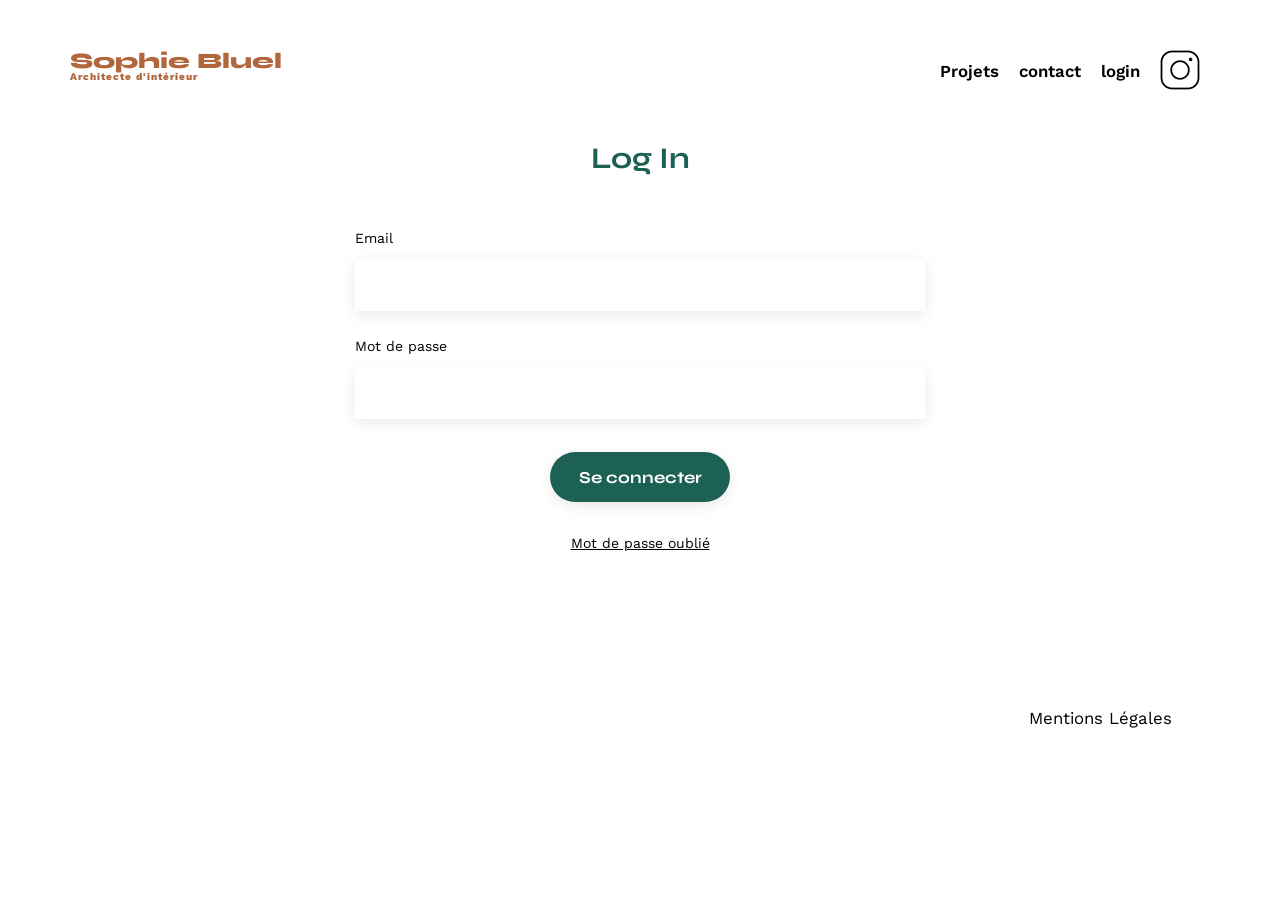
<file: FrontEnd/login.html>
<!DOCTYPE html>
<html lang="fr">
<head>
	<meta charset="UTF-8">
	<title>Sophie Bluel - Architecte d'intérieur</title>
	<meta name="viewport" content="width=device-width, initial-scale=1.0">
	<link rel="preconnect" href="https://fonts.googleapis.com">
	<link rel="preconnect" href="https://fonts.gstatic.com" crossorigin>
	<link href="https://fonts.googleapis.com/css2?family=Syne:wght@700;800&family=Work+Sans&display=swap" rel="stylesheet">
	<meta name="description" content="">
	<link rel="stylesheet" href="./assets/style.css">
</head>
<body>
    <header>
        <h1>Sophie Bluel <span>Architecte d'intérieur</span></h1>
        <nav>
            <ul>
                <li><a class="a_login" href="index.html">Projets</a></li>
                <li><a class="a_login" href="index.html#contact">contact</a></li>
                <li><a class="a_login" href="login.html">login</a></li>
                <li><img src="./assets/icons/instagram.png" alt="Instagram"></li>
            </ul>
        </nav>
    </header>
    <main>
        <section id="contact">
            <h2>Log In</h2>
            <form class="form_login" action="#" method="post">
                <label for="email">Email</label>
                <input type="email" name="email" id="email">
                <label for="mdp">Mot de passe</label>
                <input type="password" name="mdp" id="mdp">
                <input id="seconnecter" type="submit" value="Se connecter">
                <p>Mot de passe oublié</p>
            </form>
        </section>
    </main>
    <footer class="footer_login">
        <nav>
            <ul>
                <li>Mentions Légales</li>
            </ul>
        </nav>
    </footer>
    <script src="./scripts/route.js"></script>
    <script src="./scripts/login.js"></script>
</body>
</html>
</file>
<file: FrontEnd/assets/style.css>
/* http://meyerweb.com/eric/tools/css/reset/
   v2.0 | 20110126
   License: none (public domain)
*/

html, body, div, span, applet, object, iframe,
h1, h2, h3, h4, h5, h6, p, blockquote, pre,
a, abbr, acronym, address, big, cite, code,
del, dfn, em, img, ins, kbd, q, s, samp,
small, strike, strong, sub, sup, tt, var,
b, u, i, center,
dl, dt, dd, ol, ul, li,
fieldset, form, label, legend,
table, caption, tbody, tfoot, thead, tr, th, td,
article, aside, canvas, details, embed,
figure, figcaption, footer, header, hgroup,
menu, nav, output, ruby, section, summary,
time, mark, audio, video {
	margin: 0;
	padding: 0;
	border: 0;
	font-size: 100%;
	font: inherit;
	vertical-align: baseline;
	box-sizing: border-box;
}
/* HTML5 display-role reset for older browsers */
article, aside, details, figcaption, figure,
footer, header, hgroup, menu, nav, section {
	display: block;
}
body {
	line-height: 1;
}
ol, ul {
	list-style: none;
}
blockquote, q {
	quotes: none;
}
blockquote:before, blockquote:after,
q:before, q:after {
	content: '';
	content: none;
}
table {
	border-collapse: collapse;
	border-spacing: 0;
}
/** end reset css**/
body {
	max-width: 1140px;
	margin:auto;
	font-family: 'Work Sans' ;
	font-size: 14px;
}
header {
	display: flex;
	justify-content: space-between;
	margin: 50px 0
}
section {
	margin: 50px 0
}

header h1{
	display: flex;
	flex-direction: column;
	font-family: 'Syne';
	font-size: 22px;
	font-weight: 800;
	color: #B1663C
}

h1 > span {
	font-family: 'Work Sans';
	font-size:10px;
	letter-spacing: 0.1em;
;
}

h2{
	font-family: 'Syne';
	font-weight: 700;
	font-size: 30px;
	color: #1D6154
}
nav ul {
	display: flex;
	align-items: center;
	list-style-type: none;

}
nav li {
	padding: 0 10px;
	font-size: 1.2em;
}

li:hover {
	color: #B1663C;
}
#introduction {
	display: flex;
	align-items: center;
}
#introduction figure {
	flex: 1
}
#introduction img {
	display: block;
	margin: auto;
	width: 80%;
}

#introduction article {
	flex: 1
}
#introduction h2 {
	margin-bottom: 1em;
}

#introduction p {
	margin-bottom: 0.5em;
}
#portfolio h2 {
	text-align: center;
}
.gallery {
	width: 100%;
	display: grid;
	grid-template-columns: 1fr 1fr 1fr;
	grid-column-gap: 20px;
	grid-row-gap: 20px;
}

.gallery img {
	width: 100%;

}
#contact {
	width: 50%;
	margin: auto;
}
#contact > * {
	text-align: center;

}
#contact h2{
	margin-bottom: 20px;
}
#contact form {
	text-align: left;
	margin-top:30px;
	display: flex;
	flex-direction: column;
}

#contact input {
	height: 50px;
	font-size: 1.2em;
	border: none;
	box-shadow: 0px 4px 14px rgba(0, 0, 0, 0.09);
}
#contact label {
	margin: 2em 0 1em 0;
}
#contact textarea {
	border: none;
	box-shadow: 0px 4px 14px rgba(0, 0, 0, 0.09);
}

input[type="submit"]{
	font-family: 'Syne';
	font-weight: 700;
	color: white;
	background-color: #1D6154;
	margin : 2em auto ;
	width: 180px;
	text-align: center;
	border-radius: 60px ;
}

footer nav ul {
	display: flex;
	justify-content: flex-end;
	margin: 2em
}
/* CSS des boutons pour les filtres */
.b_filter {
	background-color: white;
	border: 1px solid #1D6154;
	text-align: center;
	border-radius: 60px;
	font-size: 16px;
	color: #1D6154;
	padding: 9px 20px 9px 20px;
	font-weight: 700;
	font-family: 'Syne';
}

.flexButton {
	display: flex;
	justify-content: center;
	align-items: center;
	gap: 10px;
	margin-bottom: 51px;
	margin-top: 51px;
}

.button_selected {
	color: white;
	background-color: #1D6154;
}
/*  fin CSS des boutons pour les filtres */

/* Ajout règles pour le lien du login */
header a {
	text-decoration: none;
	color: black;
}
header a:hover {
	color: #B1663C;
}
/* Fin Ajout règles pour le lien du login */

/* CSS page Log In */

.a_login {
	font-weight: 600;
}

.footer_login {
	margin-top: 150px;
}

.form_login p {
	margin: auto;
	text-align: center;
	text-decoration: underline;
	margin-bottom: 10px;
}

#seconnecter {
	transition: transform 0.2s ease;
	cursor: pointer;
}

#seconnecter:hover {
	transform: scale(1.1);
}


/* fin CSS page Log In */

/* CSS du mode édition */

.bandeau {
	height: 59px;
	background-color: black;
	color: white;
}

.bulle {
	background-color: white;
	color: black;
	border-radius: 60px;
	height: 38px;
	text-align: center;
	padding-top: 2px;
	padding-bottom: 2px;
	padding-left: 10px;
	padding-right: 10px;
	transition: transform 0.2s ease;
	cursor: pointer;
}

.bulle:hover {
	transform: scale(1.1);
}

.flexcenter {
	display: flex;
	justify-content: center;
	align-items: center;
}

.column {
	flex-direction: column;
}


.gap {
	gap: 15px;
}

.flexcolumn {
	display: flex;
	flex-direction: column;
	width: 60%;
}

.flex_image {
	display: flex;
	width: 80%;
	margin: auto;
	margin-top: 10px;
	gap: 8px;
	
}

.gap_titrePortfolio {
	gap: 30px;
	margin-bottom: 30px;
}

#portfolio a {
	text-decoration: none;
	color: black;
}

/* Fin CSS mode Edition */

/* CSS modal */

.modal {
	display: flex;
	flex-direction: column;
	justify-content: center;
	align-items: center;
	position: fixed;
	top: 0;
	left: 0;
	right: 0;
	bottom: 0;
	background: rgba(0, 0, 0, 0.3);
	animation: fadeIn 0.3s both;
	z-index: 20;
	width: 100vw;
	height: 100vh;

}

.modal :focus {
	box-shadow: 0 0 10px blue;
}
.modal-wrapper {
	background-color: white;
	width: 630px;
	height: 731px;
	padding: 20px;
	max-width: calc(100vw - 20px);
	max-height: calc(100vh - 20px);
	overflow: auto;
	animation: slideFromTop .3s both .1s;
}

.modal[aria-hidden= "true"] {
	animation-name: fadeOut;
}

.modal[aria-hidden= "true"] .modal-wrapper {
	animation-name: slideFromBottom;
}

@keyframes fadeIn {
	from { opacity: 0;}
	to {opacity: 1;}
}

@keyframes slideFromTop {
	from { transform: translateY(-50px);}
	to {transform: translateY(0px);}
}

@keyframes fadeOut {
	from { opacity: 1;}
	to {opacity: 0;}
}

@keyframes slideFromBottom {
	from { transform: translateY(0px);}
	to {transform: translateY(50px);}
}

.js-modal-close {
	position: absolute;
	right: 15px;
	top: 15px;
	border: none;
	background : none;
}

.fa-xmark {
	font-size: 1.5rem;
}

.modal-wrapper h1 {
	margin-top: 50px;
	font-size: 26px;
	display: flex;
	justify-content: center;
}

.separation {
	border-top: 1px solid rgba(179, 179, 179, 1);
	width: 80%;
	margin-right: auto;
	margin-left: auto;
}

.picture-par {
	display: flex;
	justify-content: center;
	flex-direction: column;
}

.add-picture {
	font-family: 'Syne';
	font-weight: 700;
	color: white;
	background-color: #1D6154;
	margin : 2em auto ;
	width: 237px;
	border-radius: 60px;
    font-size: 1.2em;
    border: none;
    box-shadow: 0px 4px 14px rgba(0, 0, 0, 0.09);
	padding: 10px 15px;
	cursor: pointer;
	transition: transform 0.2s ease;
}

.add-picture:hover {
	transform: scale(1.1);
}

.sup-gal {
	margin-right: auto;
	margin-left: auto;
	color: #D65353;
	font-family: 'Syne';
	padding: 5px;
	font-weight: 400;
	font-size: 16px;
}

.modal img {
	width: 90px;
	height: 105px;
}

.modal-gallery {
	display: grid;
	gap: 8px;
	padding: 46px 105px;
	grid-template-columns: repeat(5, 1fr);
	justify-content: center;

}

.modal-gallery-icon {
	position: absolute;
	display: flex;
	top: 5px;
	right: 5px;
	gap: 3px;
}

.bg-icon {
	background-color: black;
	color: white;
	padding: 3px;
	cursor: pointer;
	transition: transform 0.2s ease;
}

.bg-icon:hover {
	background-color: red;
	transform: scale(1.1);
}


/* fin CSS modal */

/* CSS modal2 */



.modal2-icon {
	display: flex;
	justify-content: space-between;
}

.fa-arrow-left {
	font-size: 1.5rem;
}

.container-add-pictures {
	width: 420px;
	height: 170px;
	background-color: #E8F1F6;
	margin: 3em auto;

}

.fa-image {
	font-size: 4rem;
	color: #B9C5CC;
	margin-bottom: 15px;
}

.js-backButton {
	cursor: pointer;
	border: none;
	background-color: white;
	transition: transform 0.2s ease;
}

.js-backButton:hover {
	transform: scale(1.1);
}

.container-add-pictures-button {
	font-family: 'Syne';
	font-weight: 700;
	color: #306685;
	background-color: #CBD6DC;
	margin : 0 auto 10px ;
	width: 173px;
	border-radius: 60px;
    font-size: 1.2em;
    border: none;
    box-shadow: 0px 4px 14px rgba(0, 0, 0, 0.09);
	padding: 10px 15px;
	cursor: pointer;
	transition: transform 0.2s ease;
}

.container-add-pictures-button:hover {
	transform: scale(1.1);
}

.container-add-pictures-p {
	text-decoration: none;
}

#modal2 form {
	text-align: left;
	margin-top:30px;
	display: flex;
	flex-direction: column;
	width: 420px;
	margin: auto;
}

#modal2 input, select {
	height: 50px;
	font-size: 1.2em;
	border: none;
	box-shadow: 0px 4px 14px rgba(0, 0, 0, 0.09);
	margin-top: 10px;
	margin-bottom: 21px;
	padding: 0 10px;
}


.separation2 {
	border-top: 1px solid rgba(179, 179, 179, 1);
	width: 420px;
	margin-right: auto;
	margin-left: auto;
	margin-top: 20px;
}

.add-picture-valid {
	font-family: 'Syne';
	font-weight: 700;
	color: white;
	background-color: #A7A7A7;
	margin : 2em auto ;
	width: 237px;
	border-radius: 60px;
    font-size: 1.2em;
    border: none;
    box-shadow: 0px 4px 14px rgba(0, 0, 0, 0.09);
	padding: 10px 15px;
	cursor: pointer;
	transition: transform 0.2s ease;
	display: flex;
	justify-content: center;
	align-items: center;

}

.add-picture-valid p {
	text-decoration: none;
	text-align: center;
}

.add-picture-valid:hover {
	transform: scale(1.1);
}

#file-upload {
	display: none;
}

#preview {
	display: none;
	width: 130px;
	height: 100%;
}

.gestion-display {
	display: flex;
	flex-direction: column;
	align-items: center;

}

.add-bg-green {
	background-color: #1D6154;
}



/* fin CSS modal2 */
</file>
